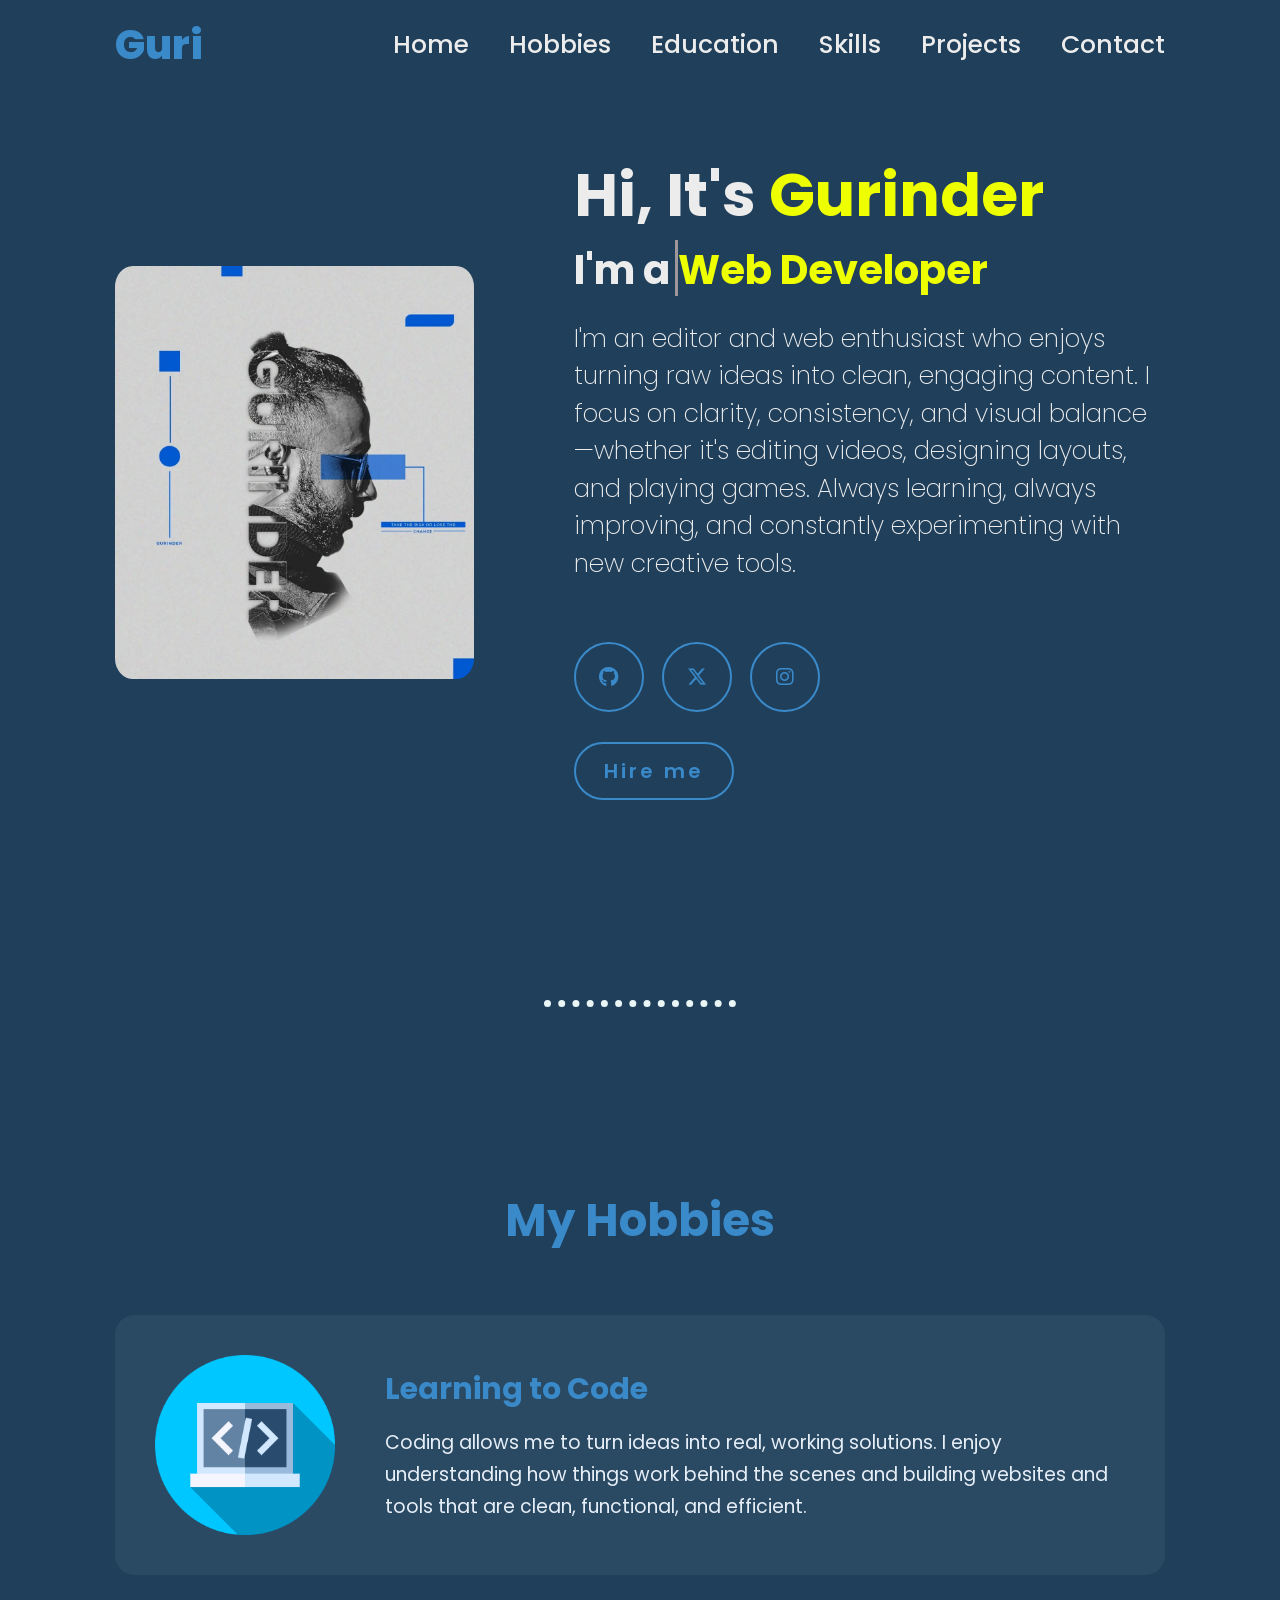
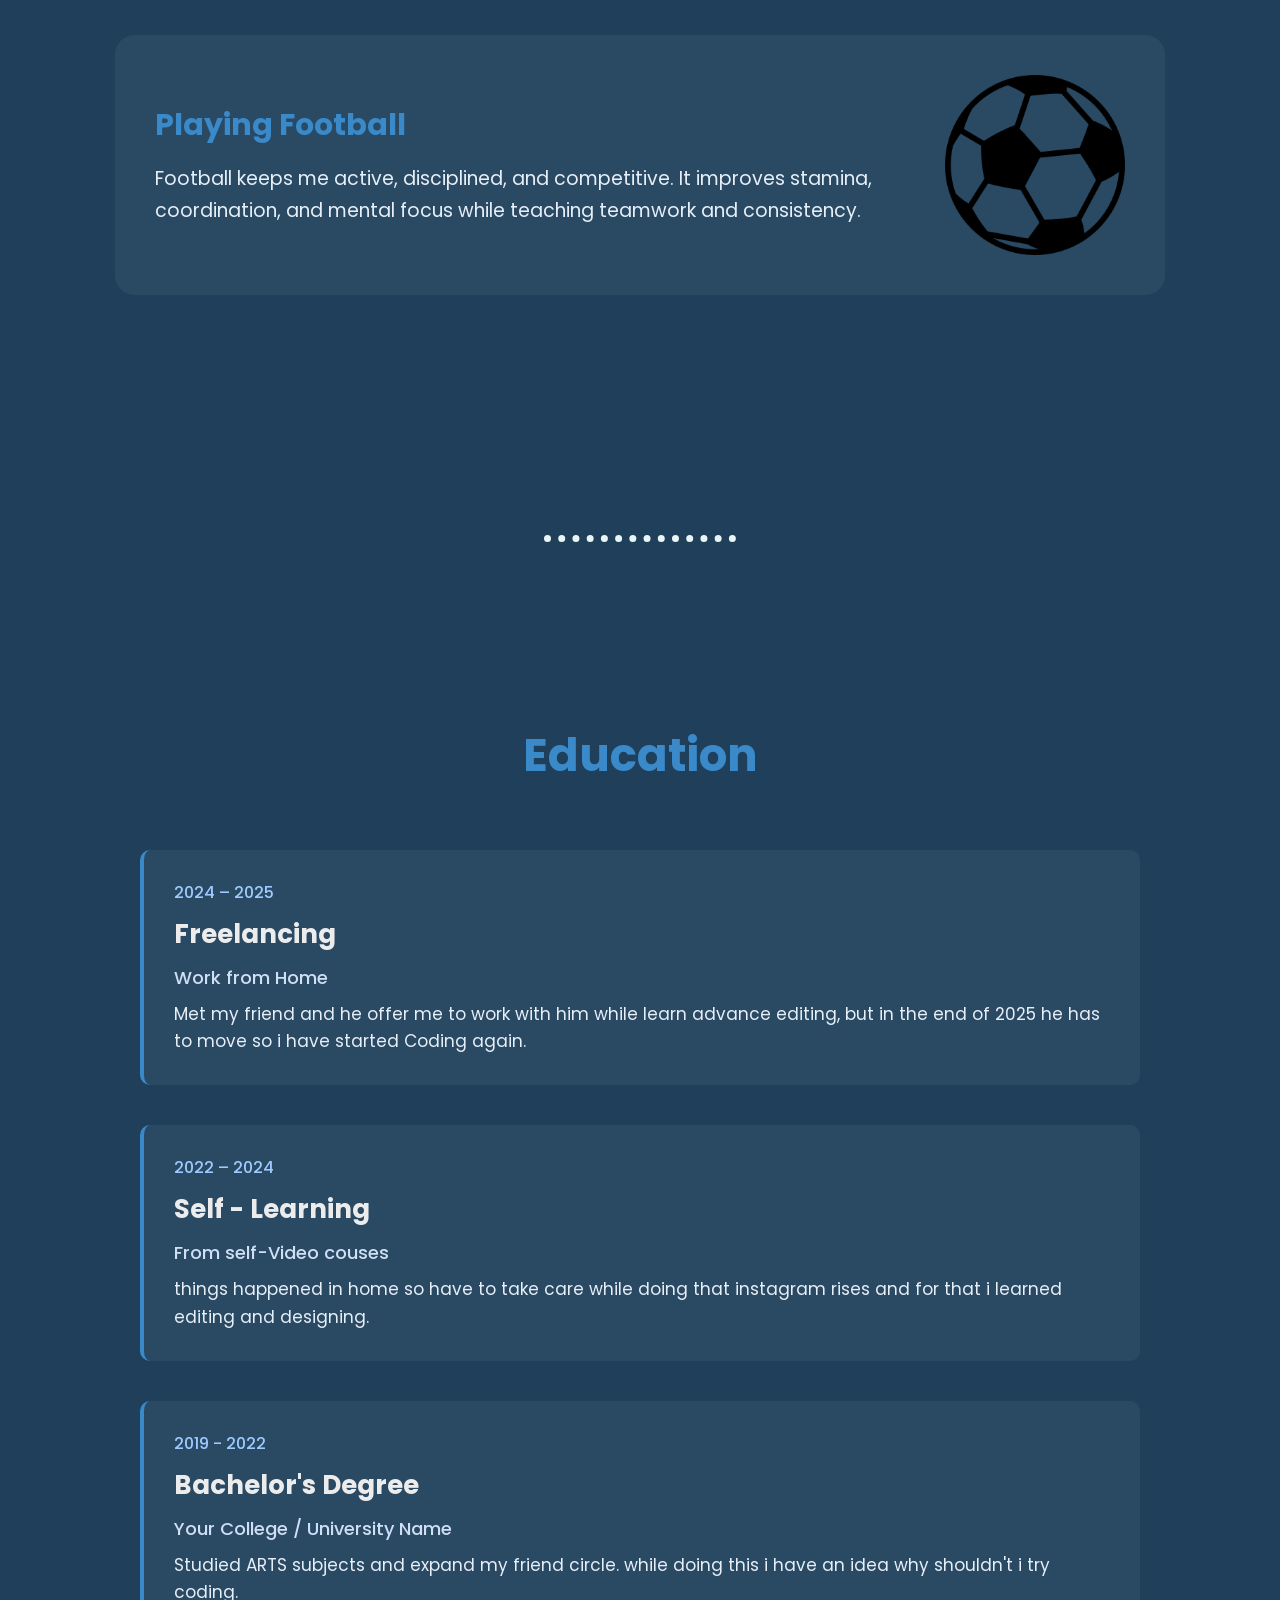
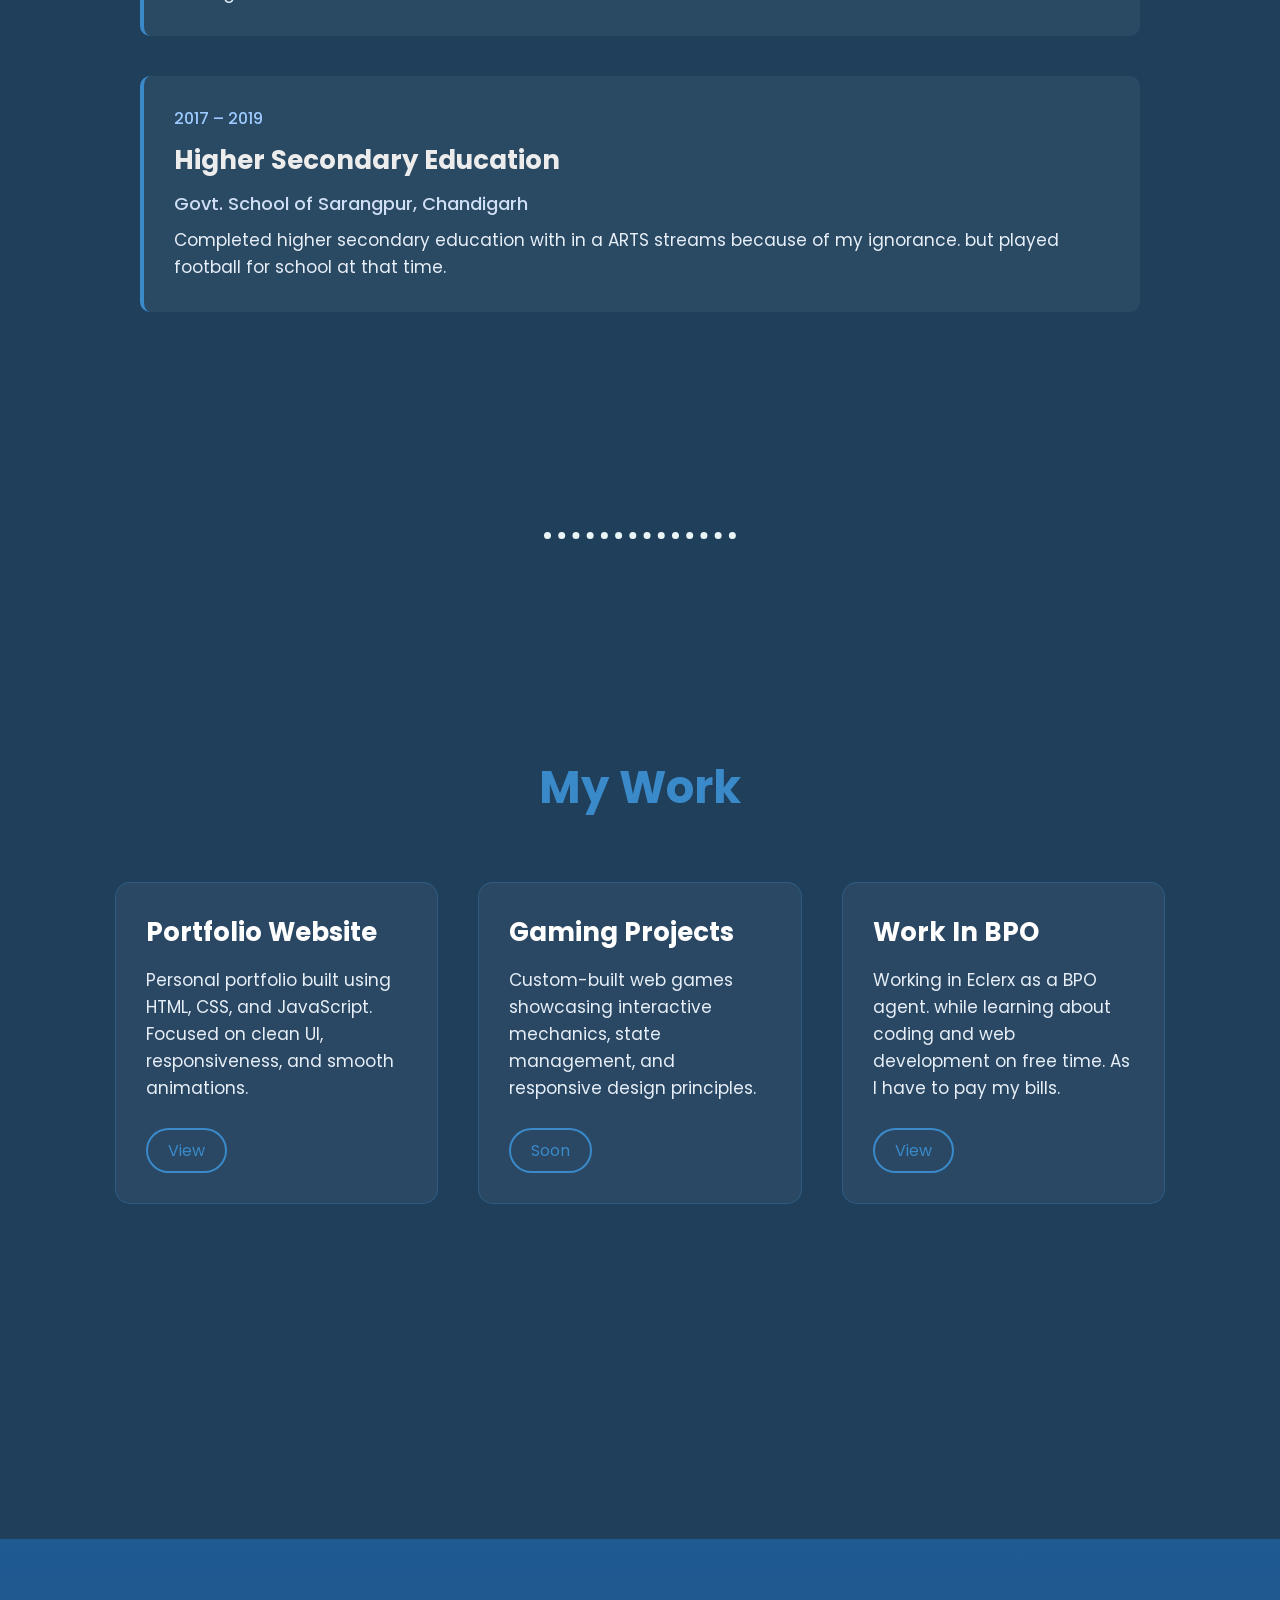
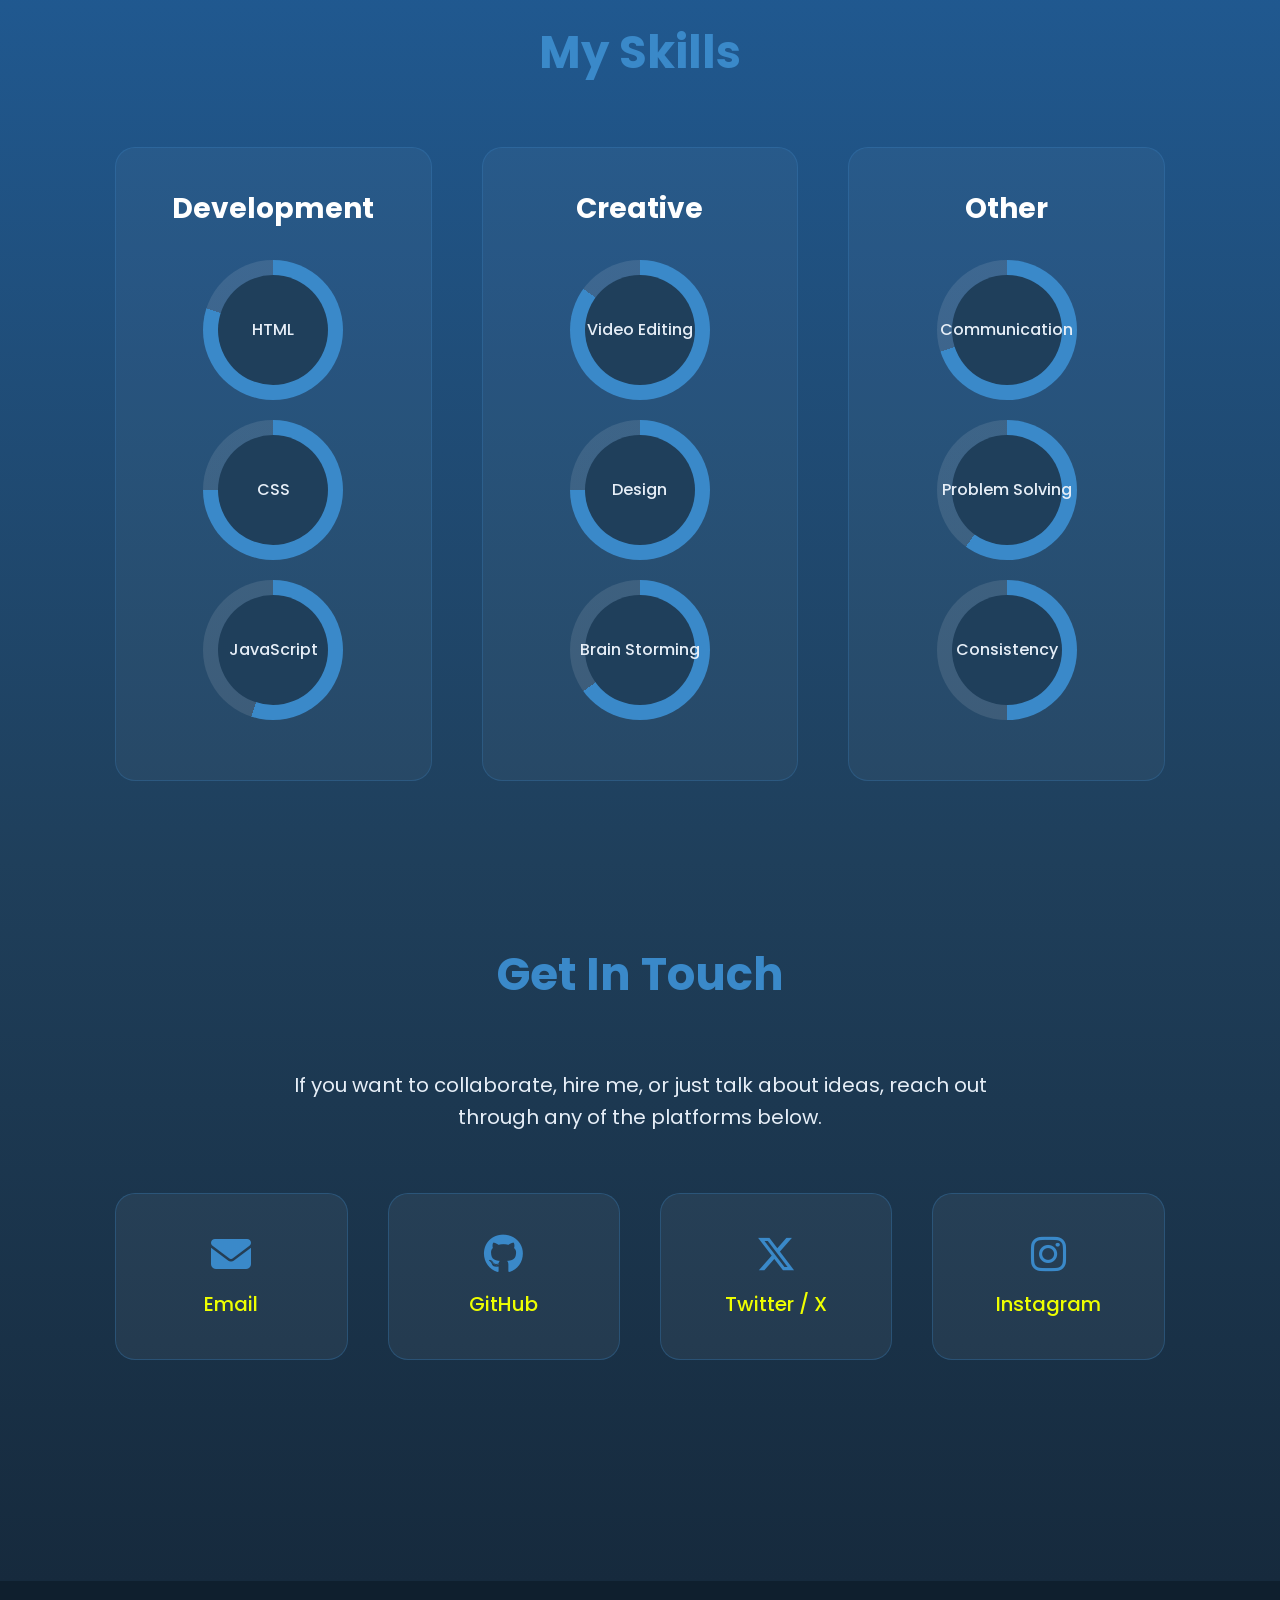
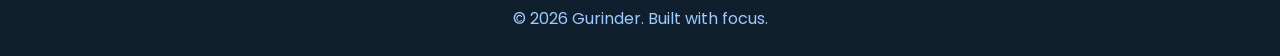
<file: index.html>
<!doctype html>
<html lang="en">
  <head>
    <meta charset="UTF-8" />
    <meta name="viewport" content="width=device-width, initial-scale=1.0" />
    <link rel="stylesheet" href="https://cdnjs.cloudflare.com/ajax/libs/font-awesome/6.5.2/css/all.min.css"/>
    <link rel="icon" href="/images/person-boy-svgrepo-com.svg" sizes="48x48">
    <link rel="stylesheet" href="style.css" />
    <title>Portfolio Website</title>
  </head>

  <body>
    <header class="navbar">
      <div class="logo">Guri</div>
      <i class="fa-solid fa-bars" id="menu-icon"></i>
      <ul  id="nav-links">
        <li><a href="#home"> Home</a></li>
        <li><a href="#hobbies">Hobbies</a></li>
        <li><a href="#education">Education</a></li>
        <li><a href="#skills">Skills</a></li>
        <li><a href="#projects">Projects</a></li>
        <li><a href="#contact">Contact</a></li>
      </ul>
    </header>
    <section id="home" class="home">
      <div class="home-img">
        <img src="./images/profile.jpeg" alt="profile-Img" />
      </div>
      <div class="home-content">
        <h1>Hi, It's <span>Gurinder</span></h1>
        <h3 class="typing-text">I'm a <span></span></h3>
        <p>
          I'm an editor and web enthusiast who enjoys turning raw ideas into
          clean, engaging content. I focus on clarity, consistency, and visual
          balance—whether it's editing videos, designing layouts, and playing
          games. Always learning, always improving, and constantly experimenting
          with new creative tools.
        </p>
        <div class="social-icons">
          <a
            href="https://github.com/rdxwolf?tab=overview&from=2026-01-01&to=2026-01-25"
            ><i class="fa-brands fa-github"></i
          ></a>
          <a href="https://x.com/FAKER_200"
            ><i class="fa-brands fa-x-twitter"></i
          ></a>
          <a
            href="https://www.instagram.com/gurinder__2000?igsh=MTZneXZ6ZW9uZXV5Zw=="
            ><i class="fa-brands fa-instagram"></i
          ></a>
        </div>
        <a href="#" class="btn">Hire me</a>
      </div>
    </section>
<hr class="dot">
<!-- =================================================== Hobbies =========================================================== -->

<section id="hobbies" class="hobbies">
  <div class="section-wrapper">
    <h2 class="section-title">My Hobbies</h2>

    <div class="hobby-card">
      <img src="./images/programming.png" alt="Coding">
      <div class="hobby-content">
        <h3>Learning to Code</h3>
        <p>
          Coding allows me to turn ideas into real, working solutions.
          I enjoy understanding how things work behind the scenes and
          building websites and tools that are clean, functional, and efficient.
        </p>
      </div>
    </div>

    <div class="hobby-card reverse">
      <img src="./images/soccer-ball-variant.png" alt="Football">
      <div class="hobby-content">
        <h3>Playing Football</h3>
        <p>
          Football keeps me active, disciplined, and competitive.
          It improves stamina, coordination, and mental focus while
          teaching teamwork and consistency.
        </p>
      </div>
    </div>
  </div>
</section>

<hr class="dot">
<!-- =================================================== Education =========================================================== -->

    <section id="education" class="education">
      <div class="edu-container">
        <h2 class="section-title">Education</h2>

        <div class="edu-card">
          <span class="edu-year">2024 – 2025</span>
          <h3>Freelancing</h3>
          <p class="edu-place">Work from Home</p>
          <p class="edu-desc">
            Met my friend and he offer me to work with him while learn advance editing, but in the end of 2025 he has to move so i have started Coding again.
          </p>
        </div>

        <div class="edu-card">
          <span class="edu-year">2022 – 2024</span>
          <h3>Self - Learning</h3>
          <p class="edu-place">From self-Video couses</p>
          <p class="edu-desc">
            things happened in home so have to take care while doing that
            instagram rises and for that i learned editing and designing.
          </p>
        </div>

        <div class="edu-card">
          <span class="edu-year">2019 - 2022</span>
          <h3>Bachelor's Degree</h3>
          <p class="edu-place">Your College / University Name</p>
          <p class="edu-desc">
            Studied ARTS subjects and expand my friend circle. while doing this
            i have an idea why shouldn't i try coding.
          </p>
        </div>

        <div class="edu-card">
          <span class="edu-year">2017 – 2019</span>
          <h3>Higher Secondary Education</h3>
          <p class="edu-place">Govt. School of Sarangpur, Chandigarh</p>
          <p class="edu-desc">
            Completed higher secondary education with in a ARTS streams because
            of my ignorance. but played football for school at that time.
          </p>
        </div>
      </div>
    </section>

<hr class="dot">

<!-- =================================================== PROJECTS =========================================================== -->
<section id="projects" class="projects">
  <h2 class="section-title">My Work</h2>

  <div class="projects-grid">

    <div class="project-card">
      <h3>Portfolio Website</h3>
      <p>
        Personal portfolio built using HTML, CSS, and JavaScript.
        Focused on clean UI, responsiveness, and smooth animations.
      </p>
      <div class="project-links">
        <a href="./project.html">View</a>
      </div>
    </div>

    <div class="project-card">
      <h3>Gaming Projects</h3>
      <p>
        Custom-built web games showcasing interactive mechanics, state management, and responsive design principles.
      </p>
      <div class="project-links">
        <a href="#">Soon</a>
      </div>
    </div>

    <div class="project-card">
      <h3>Work In BPO</h3>
      <p>
        Working in Eclerx as a BPO agent. while learning about coding and
            web development on free time. As I have to pay my bills.
      </p>
      <div class="project-links">
        <a href="https://maps.app.goo.gl/LLouMLAFUHifFUCn8?g_st=aw">View</a>
      </div>
    </div>

  </div>
</section>

<!-- =================================================== SKILLS =========================================================== -->

<section id="skills" class="skills-section">
  <h2 class="section-title">My Skills</h2>

  <div class="skills-wrapper">

    <!-- Category -->
    <div class="skill-category">
      <h3>Development</h3>

      <div class="skill-ring" style="--percent: 80%">
        <span>HTML</span>
      </div>

      <div class="skill-ring" style="--percent: 75%">
        <span>CSS</span>
      </div>

      <div class="skill-ring" style="--percent: 55%">
        <span>JavaScript</span>
      </div>
    </div>

    <!-- Category -->
    <div class="skill-category">
      <h3>Creative</h3>

      <div class="skill-ring" style="--percent: 85%">
        <span>Video Editing</span>
      </div>

      <div class="skill-ring" style="--percent: 75%">
        <span>Design</span>
      </div>

      <div class="skill-ring" style="--percent: 65%">
        <span>Brain Storming</span>
      </div>
    </div>

    <!-- Category -->
    <div class="skill-category">
      <h3>Other</h3>

      <div class="skill-ring" style="--percent: 70%">
        <span>Communication</span>
      </div>

      <div class="skill-ring" style="--percent: 60%">
        <span>Problem Solving</span>
      </div>

      <div class="skill-ring" style="--percent: 50%">
        <span>Consistency</span>
      </div>
    </div>

  </div>
</section>

<!-- =================================================== CONTACT =========================================================== -->
<section id="contact" class="contact">
  <h2 class="section-title">Get In Touch</h2>

  <p class="contact-text">
    If you want to collaborate, hire me, or just talk about ideas,
    reach out through any of the platforms below.
  </p>

  <div class="contact-cards">

    <a href="mailto:yourmail@gmail.com" class="contact-card">
      <i class="fa-solid fa-envelope"></i>
      <span>Email</span>
    </a>

    <a href="https://github.com/rdxwolf" target="_blank" class="contact-card">
      <i class="fa-brands fa-github"></i>
      <span>GitHub</span>
    </a>

    <a href="https://x.com/FAKER_200" target="_blank" class="contact-card">
      <i class="fa-brands fa-x-twitter"></i>
      <span>Twitter / X</span>
    </a>

    <a href="https://www.instagram.com/gurinder__2000" target="_blank" class="contact-card">
      <i class="fa-brands fa-instagram"></i>
      <span>Instagram</span>
    </a>

  </div>
</section>

<!-- ================= FOOTER ================= -->
<footer class="footer">
  <p>© 2026 Gurinder. Built with focus.</p>
</footer>

<script src="./script.js"></script>
</body>
</html>
</file>
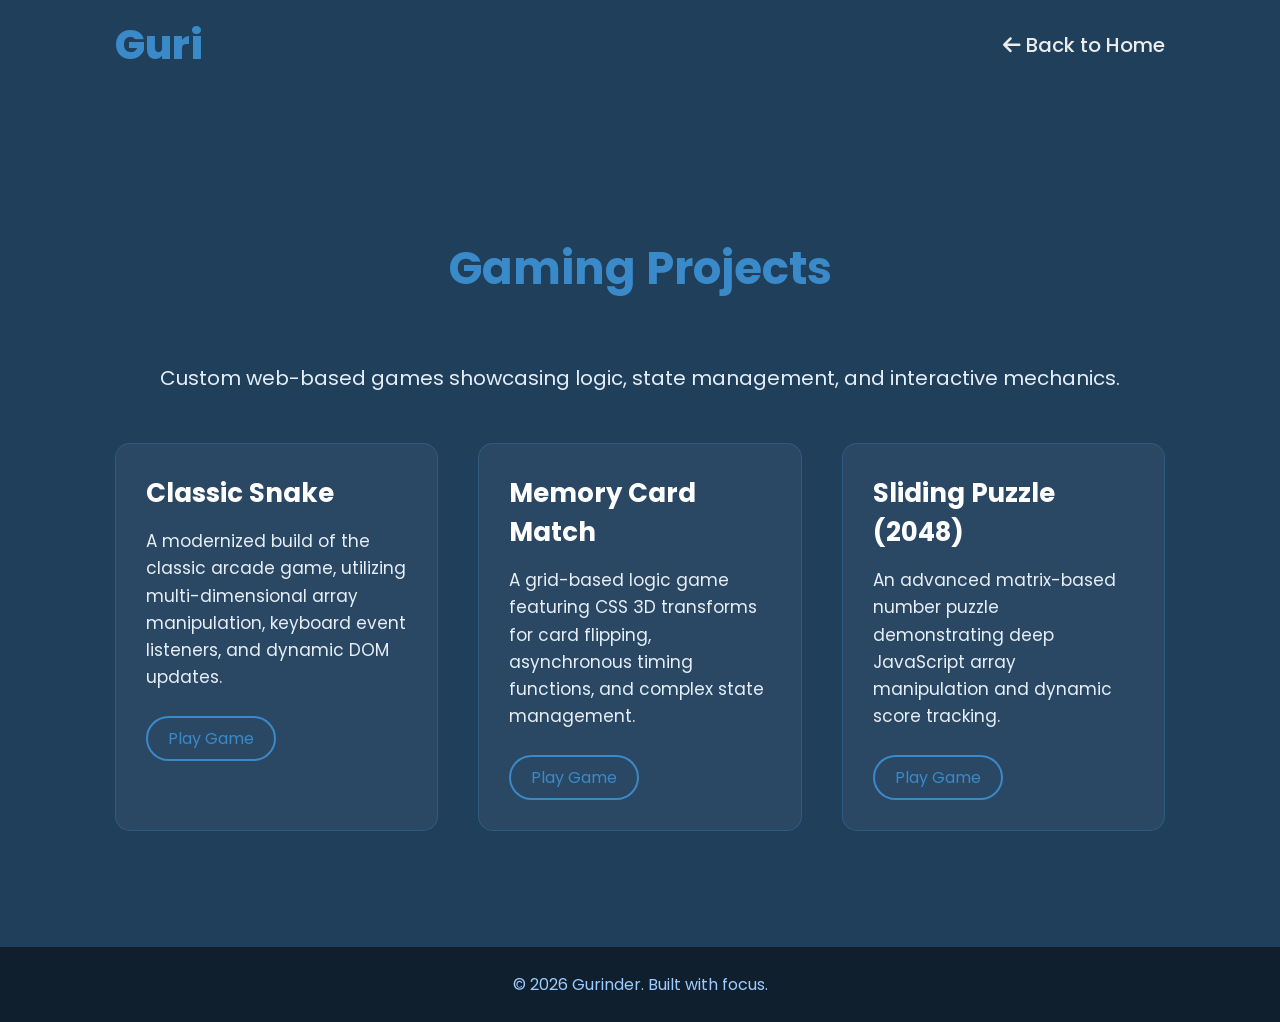
<file: games.html>
<!doctype html>
<html lang="en">
  <head>
    <meta charset="UTF-8" />
    <meta name="viewport" content="width=device-width, initial-scale=1.0" />
    <link rel="stylesheet" href="https://cdnjs.cloudflare.com/ajax/libs/font-awesome/6.5.2/css/all.min.css"/>
    <link rel="icon" href="/images/person-boy-svgrepo-com.svg" sizes="48x48">
    <link rel="stylesheet" href="style.css" />
    <title>Gaming Projects | Gurinder</title>
    <style>
      /* Minor adjustments for the archive header layout */
      .archive-header { margin-top: 12rem; text-align: center; }
      .archive-header p { font-size: 2rem; color: #e6eef7; margin-bottom: 5rem;}
      .back-btn { font-size: 2rem; color: #ececec; transition: 0.3s; }
      .back-btn:hover { color: #3a89c9; }
    </style>
  </head>

  <body>
    <header class="navbar">
      <div class="logo">Guri</div>
      <ul>
        <li><a href="index.html" class="back-btn"><i class="fa-solid fa-arrow-left"></i> Back to Home</a></li>
      </ul>
    </header>

    <section class="projects">
      <div class="archive-header">
        <h2 class="section-title">Gaming Projects</h2>
        <p>Custom web-based games showcasing logic, state management, and interactive mechanics.</p>
      </div>
      
      <div class="projects-grid">
        
        <div class="project-card">
          <h3>Classic Snake</h3>
          <p>A modernized build of the classic arcade game, utilizing multi-dimensional array manipulation, keyboard event listeners, and dynamic DOM updates.</p>
          <div class="project-links">
            <a href="snake/index.html">Play Game</a>
          </div>
        </div>

        <div class="project-card">
          <h3>Memory Card Match</h3>
          <p>A grid-based logic game featuring CSS 3D transforms for card flipping, asynchronous timing functions, and complex state management.</p>
          <div class="project-links">
            <a href="memory-match/index.html">Play Game</a>
          </div>
        </div>

        <div class="project-card">
          <h3>Sliding Puzzle (2048)</h3>
          <p>An advanced matrix-based number puzzle demonstrating deep JavaScript array manipulation and dynamic score tracking.</p>
          <div class="project-links">
            <a href="2048/index.html">Play Game</a>
          </div>
        </div>

      </div>
    </section>

    <footer class="footer">
      <p>© 2026 Gurinder. Built with focus.</p>
    </footer>
  </body>
</html>
</file>
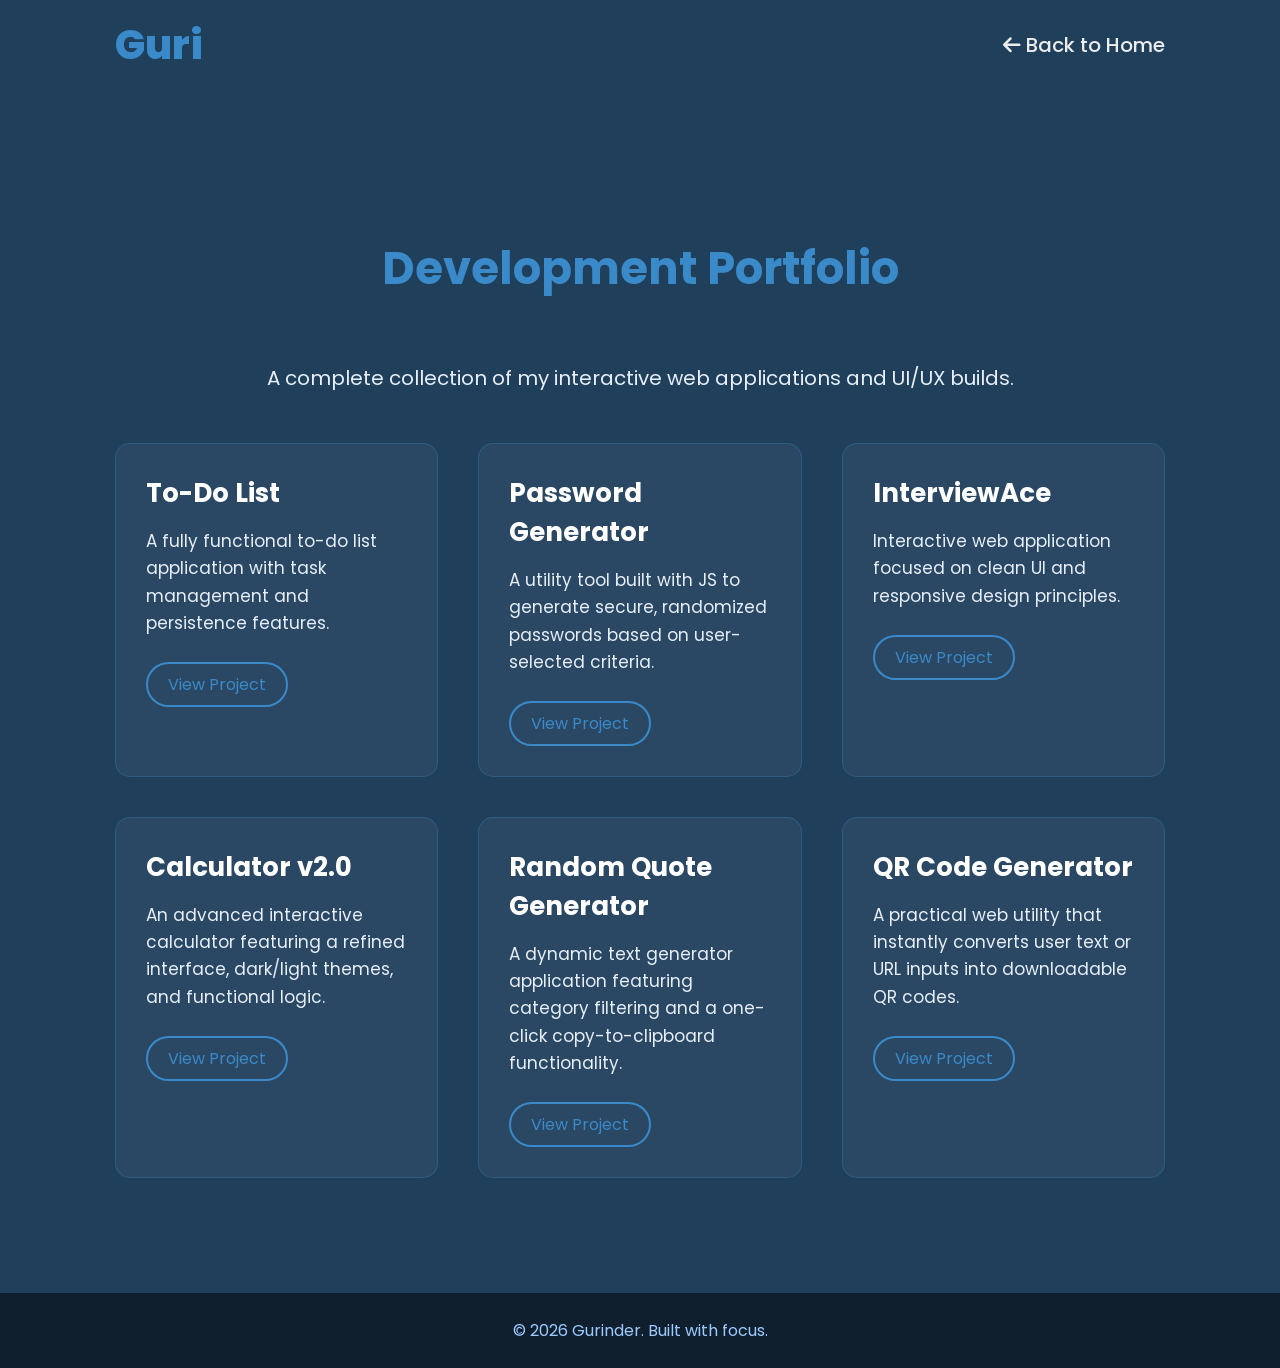
<file: project.html>
<!doctype html>
<html lang="en">
  <head>
    <meta charset="UTF-8" />
    <meta name="viewport" content="width=device-width, initial-scale=1.0" />
    <link rel="stylesheet" href="https://cdnjs.cloudflare.com/ajax/libs/font-awesome/6.5.2/css/all.min.css"/>
    <link rel="icon" href="/images/person-boy-svgrepo-com.svg" sizes="48x48">
    <link rel="stylesheet" href="style.css" />
    <title>Web Projects | Gurinder</title>
    <style>
      /* Minor adjustments for the archive header layout */
      .archive-header { margin-top: 12rem; text-align: center; }
      .archive-header p { font-size: 2rem; color: #e6eef7; margin-bottom: 5rem;}
      .back-btn { font-size: 2rem; color: #ececec; transition: 0.3s; }
      .back-btn:hover { color: #3a89c9; }
    </style>
  </head>

  <body>
    <header class="navbar">
      <div class="logo">Guri</div>
      <ul>
        <li><a href="index.html" class="back-btn"><i class="fa-solid fa-arrow-left"></i> Back to Home</a></li>
      </ul>
    </header>

    <section class="projects">
      <div class="archive-header">
        <h2 class="section-title">Development Portfolio</h2>
        <p>A complete collection of my interactive web applications and UI/UX builds.</p>
      </div>
      
      <div class="projects-grid">
        
        <div class="project-card">
          <h3>To-Do List</h3>
          <p>A fully functional to-do list application with task management and persistence features.</p>
          <div class="project-links">
            <a href="https://rdxwolf.github.io/to-do-list/">View Project</a>
          </div>
        </div>

        <div class="project-card">
          <h3>Password Generator</h3>
          <p>A utility tool built with JS to generate secure, randomized passwords based on user-selected criteria.</p>
          <div class="project-links">
            <a href="https://guripasswordgen.netlify.app/">View Project</a>
          </div>
        </div>

        <div class="project-card">
          <h3>InterviewAce</h3>
          <p>Interactive web application focused on clean UI and responsive design principles.</p>
          <div class="project-links">
            <a href="https://interviewace-ai.netlify.app/">View Project</a>
          </div>
        </div>
        
        <div class="project-card">
          <h3>Calculator v2.0</h3>
          <p>An advanced interactive calculator featuring a refined interface, dark/light themes, and functional logic.</p>
          <div class="project-links">
            <a href="https://rdxwolf.github.io/calculator-V-2.0/">View Project</a>
          </div>
        </div>

        <div class="project-card">
          <h3>Random Quote Generator</h3>
          <p>A dynamic text generator application featuring category filtering and a one-click copy-to-clipboard functionality.</p>
          <div class="project-links">
            <a href="https://rdxwolf.github.io/randomQuoteGen/">View Project</a>
          </div>
        </div>

        <div class="project-card">
          <h3>QR Code Generator</h3>
          <p>A practical web utility that instantly converts user text or URL inputs into downloadable QR codes.</p>
          <div class="project-links">
            <a href="https://rdxwolf.github.io/qr-code-generator/">View Project</a>
          </div>
        </div>

      </div>
    </section>

    <footer class="footer">
      <p>© 2026 Gurinder. Built with focus.</p>
    </footer>
  </body>
</html>
</file>
<file: style.css>
@import url('https://fonts.googleapis.com/css2?family=Poppins:wght@100;200;300;400;500;600&display=swap');

* {
    margin: 0;
    padding: 0;
    box-sizing: border-box;
    text-decoration: none;
    border: none;
    outline: none;
    font-family: 'Poppins', sans-serif;
}

html {
    font-size: 62.5%;
}

a, button, input, textarea {
  cursor: url('images/circle-cursor.svg') 10 10, auto;
}


body {
    width: 100%;
    min-height: 100vh;
    overflow-x: hidden;
    background: #1f3f5b;
    color: rgb(236, 236, 236);
    cursor: url('images/circle-cursor.svg') 10 10, auto;
}

.dot {
    border-style: none;
    border-top-style: dotted;
    color: #EAF6F6;
    width: 15%;
    border-width: 7px;
    margin: 100px auto;
}

/* ================= HEADER ================= */

.logo {
    font-size: 4rem;
    color: #3a89c9;
    font-weight: 800;
    cursor: none;
    cursor: url('images/circle-cursor.svg') 10 10, auto;
    transition: transform 0.3s ease;
}

.logo:hover {
    transform: scale(1.1);
}

header {
    position: fixed;
    top: 0;
    left: 0;
    width: 100%;
    padding: 1.5rem 9%;
    display: flex;
    justify-content: space-between;
    align-items: center;
    z-index: 9999;
    background-color: #1f3f5b;
}

header ul {
    display: flex;
}

header ul li {
    list-style: none;
}

header ul a {
    font-size: 2.5rem;
    color: rgb(236, 236, 236);
    margin-left: 4rem;
    font-weight: 500;
    transition: 0.3s ease;
    border-bottom: 3px transparent;
}

#menu-icon {
    font-size: 3.5rem;
    color: #3a89c9;
    display: none;
}

ul a:hover,
ul a.active {
    color: #3a89c9;
    border-bottom: 3px #3a89c9;
}

/* ================= SECTIONS ================= */
section {
    min-height: 100vh;
    padding: 10rem 9% 5rem;
}

.home {
    display: flex;
    align-items: center;
    justify-content: center;
    background-color: #1f3f5b;
    gap: 10rem;
}

/* ================= TEXT ================= */
.home-content {
    max-width: 800px;
}

.home-content h1 {
    font-size: clamp(3.5rem, 5vw, 6rem);
    font-weight: 700;
    line-height: 1.5;
}

span {
    color: #eeff00;
}

.home-content h3 {
    font-size: clamp(2.2rem, 4vw, 4rem);
    margin-bottom: 1rem;
    font-weight: 700;
}

.home-content p {
    font-size: 2.5rem;
    padding-top: 1rem;
    font-weight: 200;
    line-height: 1.5;
    margin-bottom: 3rem;
}

/* ================= IMAGE ================= */
.home-img img {
    width: min(28vw);
    border-radius: 5%;
    transition: transform 0.3s ease;
}

.home-img img:hover {
    transform: scale(1.05);
}

/* ================= SOCIAL ================= */
.social-icons a {
    display: inline-flex;
    justify-content: center;
    align-items: center;
    width: 7rem;
    height: 7rem;
    border: 0.2rem solid #3a89c9;
    font-size: 2rem;
    border-radius: 50%;
    margin: 3rem 1.5rem 3rem 0;
    transition: 0.3s ease;
    color: #3a89c9;
}

.social-icons a:hover {
    color: black;
    transform: scale(1.2) translateY(-4px);
    background-color: #3a89c9;
    box-shadow: 0 0 25px #3a89c9;
}

/* ================= BUTTON ================= */
.btn {
    display: inline-block;
    padding: 1.2rem 2.8rem;
    border-radius: 4rem;
    font-size: 2rem;
    color: #3a89c9;
    letter-spacing: 0.3rem;
    font-weight: 600;
    border: 2px solid #3a89c9;
    transition: 0.3s ease;
    cursor: none;
    cursor: url('images/circle-cursor.svg') 10 10, auto;

}

.btn:hover {
    background-color: #3a89c9;
    color: black;
    box-shadow: 0 0 25px #3a89c9;
    transform: scale(1.1);
}

/* ================= TYPING ================= */
.typing-text {
    font-size: 3.4rem;
    font-weight: 600;
}

.typing-text span {
    position: relative;
}

.typing-text span::before {
    content: "Web Developer";
    color: #eeff00;
    animation: words 20s infinite;
}

.typing-text span::after {
    content: "";
    position: absolute;
    width: calc(100% + 8px);
    height: 100%;
    border-left: 3px solid #9f969c;
    right: -8px;
    animation: cursor 0.6s infinite;
}

@keyframes cursor {
    to {
        border-left: 3px solid #3a89c9;
    }
}

@keyframes words {

    0%,
    20% {
        content: "Web Developer";
    }

    21%,
    40% {
        content: "Editor";
    }

    41%,
    60% {
        content: "Web Designer";
    }

    61%,
    80% {
        content: "Gamer";
    }

    81%,
    100% {
        content: "Football lover";
    }
}

/* ================= HOBBIES ================= */

.hobbies {
    min-height: 100vh;
    padding: 8rem 9%;
    background: transparent;
}

.section-wrapper {
    max-width: 1100px;
    margin: 0 auto;
}

.section-title {
    font-size: 4.5rem;
    text-align: center;
    color: #3a89c9;
    margin-bottom: 6rem;
}

/* Hobby card layout */
.hobby-card {
    display: flex;
    align-items: center;
    gap: 5rem;
    margin-bottom: 6rem;
    background: rgba(255, 255, 255, 0.05);
    padding: 4rem;
    border-radius: 2rem;
    transition: transform 0.3s ease, box-shadow 0.3s ease;
}

.hobby-card:hover {
    transform: translateY(-6px);
    box-shadow: 0 0 25px rgba(58, 137, 201, 0.35);
}

/* Reverse layout for alternating cards */
.hobby-card.reverse {
    flex-direction: row-reverse;
}

/* Images */
.hobby-card img {
    width: 180px;
    max-width: 100%;
    transition: transform 0.3s ease;
}

.hobby-card:hover img {
    transform: scale(1.05);
}

/* Text content */
.hobby-content h3 {
    font-size: 3rem;
    color: #3a89c9;
    margin-bottom: 1.5rem;
}

.hobby-content p {
    font-size: 1.9rem;
    line-height: 1.7;
    color: #e6eef7;
}


/* ================= EDUCATION ================= */
.education {
    min-height: 100vh;
    padding: 8rem 9%;
    background-color: #1f3f5b;
}

.edu-container {
    max-width: 1000px;
    margin: 0 auto;
}

.section-title {
    font-size: 4.5rem;
    text-align: center;
    color: #3a89c9;
    margin-bottom: 6rem;
}

.edu-card {
    background: rgba(255, 255, 255, 0.05);
    border-left: 4px solid #3a89c9;
    padding: 3rem;
    margin-bottom: 4rem;
    border-radius: 1rem;
    transition: transform 0.3s ease, box-shadow 0.3s ease;
}

.edu-card:hover {
    transform: translateY(-5px);
    box-shadow: 0 0 25px rgba(58, 137, 201, 0.3);
}

.edu-year {
    font-size: 1.6rem;
    color: #9ecbff;
    font-weight: 500;
}

.edu-card h3 {
    font-size: 2.6rem;
    margin: 1rem 0;
}

.edu-place {
    font-size: 1.8rem;
    font-weight: 500;
    color: #cfdff5;
}

.edu-desc {
    font-size: 1.7rem;
    line-height: 1.6;
    margin-top: 1rem;
    color: #e6eef7;
}

/* ================= PROJECTS ================= */
.projects {
    min-height: 100vh;
    padding: 9%;
    background-color: #1f3f5b;
}

.projects .section-title {
    font-size: 4.5rem;
    text-align: center;
    color: #3a89c9;
    margin-bottom: 6rem;
}

.projects-grid {
    display: grid;
    grid-template-columns: repeat(auto-fit, minmax(280px, 1fr));
    gap: 4rem;
}

.project-card {
    background: rgba(255, 255, 255, 0.05);
    padding: 3rem;
    border-radius: 1.5rem;
    border: 1px solid rgba(58, 137, 201, 0.3);
    transition: transform 0.3s ease, box-shadow 0.3s ease;
}

.project-card:hover {
    transform: translateY(-8px);
    box-shadow: 0 0 25px rgba(58, 137, 201, 0.35);
}

.project-card h3 {
    font-size: 2.6rem;
    color: #ffffff;
    margin-bottom: 1.5rem;
}

.project-card p {
    font-size: 1.7rem;
    line-height: 1.6;
    color: #e6eef7;
    margin-bottom: 2.5rem;
}

.project-links {
    display: flex;
    gap: 2rem;
}

.project-links a {
    font-size: 1.6rem;
    padding: 0.8rem 2rem;
    border-radius: 3rem;
    border: 2px solid #3a89c9;
    color: #3a89c9;
    transition: 0.3s ease;
}

.project-links a:hover {
    background-color: #3a89c9;
    color: #000;
}



/* ================= SKILLS ================= */
.skills-section {
    min-height: 100vh;
    padding: 8rem 9%;
    background: linear-gradient(to bottom,
            #205a93,
            #1f3f5b);
}

.skills-section .section-title {
    text-align: center;
    font-size: 4.5rem;
    color: #3a89c9;
    margin-bottom: 6rem;
}

.skills-wrapper {
    display: grid;
    grid-template-columns: repeat(auto-fit, minmax(260px, 1fr));
    gap: 5rem;
}

.skill-category {
    background: rgba(255, 255, 255, 0.04);
    padding: 4rem 2rem;
    border-radius: 2rem;
    text-align: center;
    border: 1px solid rgba(58, 137, 201, 0.25);
}

.skill-category h3 {
    font-size: 2.8rem;
    margin-bottom: 3rem;
    color: #ffffff;
}

/* ===== Skills ===== */
.skill-ring {
    width: 140px;
    height: 140px;
    margin: 2rem auto;
    border-radius: 50%;
    background:
        conic-gradient(#3a89c9 var(--percent),
            rgba(255, 255, 255, 0.1) 0);
    display: flex;
    align-items: center;
    justify-content: center;
    position: relative;
    transition: transform 0.3s ease, box-shadow 0.3s ease;
}

.skill-ring::before {
    content: "";
    width: 110px;
    height: 110px;
    background-color: #1f3f5b;
    border-radius: 50%;
    position: absolute;
}

.skill-ring span {
    position: relative;
    z-index: 1;
    font-size: 1.6rem;
    text-align: center;
    color: #e6eef7;
    font-weight: 500;
}

.skill-ring:hover {
    transform: scale(1.1);
    box-shadow: 0 0 25px rgba(58, 137, 201, 0.4);
}


/* ================= CONTACT ================= */
.contact {
    min-height: 80vh;
    padding: 8rem 9%;
    background: linear-gradient(
        to bottom,
        #1f3f5b,
        #162a3d
    );
    text-align: center;
}

.contact-text {
    font-size: 2rem;
    max-width: 700px;
    margin: 2rem auto 6rem;
    color: #e6eef7;
    line-height: 1.6;
}

.contact-cards {
    display: grid;
    grid-template-columns: repeat(auto-fit, minmax(220px, 1fr));
    gap: 4rem;
}

.contact-card {
    background: rgba(255,255,255,0.05);
    padding: 4rem 2rem;
    border-radius: 2rem;
    text-decoration: none;
    color: #ffffff;
    border: 1px solid rgba(58,137,201,0.3);
    transition: transform 0.3s ease, box-shadow 0.3s ease;
}

.contact-card i {
    font-size: 4rem;
    color: #3a89c9;
    margin-bottom: 1.5rem;
}

.contact-card span {
    display: block;
    font-size: 2rem;
    font-weight: 500;
}

.contact-card:hover {
    transform: translateY(-8px);
    box-shadow: 0 0 30px rgba(58,137,201,0.4);
}


/* ================= FOOTER ================= */
.footer {
    background-color: #0f1f2e;
    padding: 2.5rem 9%;
    text-align: center;
}

.footer p {
    font-size: 1.6rem;
    color: #9ecbff;
}

/* ================= RESPONSIVENESS ================= */

/* ---------- Large laptops & small desktops ---------- */
@media (max-width: 1200px) {
  section {
    padding: 7rem 7%;
  }

  .home {
    gap: 6rem;
  }

  .home-img img {
    width: 35vw;
  }
}

/* ---------- Tablets & iPads ---------- */
@media (max-width: 992px) {
    #menu-icon {
    display: block;
  }

  header ul {
    position: absolute;
    top: 100%;
    left: 0;
    width: 100%;
    background-color: #1f3f5b;
    flex-direction: column;
    text-align: center;
    border-top: 2px solid #3a89c9;
    display: none;
    z-index: 9999;
  }

  header ul.active {
    display: flex; 
  }

  header ul a {
    display: block;
    margin: 2.5rem 0;
    font-size: 3rem;
  }

  html {
    font-size: 58%;
  }

  .home {
    flex-direction: column;
    text-align: center;
    gap: 4rem;
  }

  .social-icons {
    justify-content: center;
  }

  .hobby-card,
  .hobby-card.reverse {
    flex-direction: column;
    text-align: center;
  }

  .hobby-card img {
    width: 160px;
  }

  .projects-grid,
  .skills-wrapper,
  .contact-cards {
    grid-template-columns: repeat(2, 1fr);
  }
}

/* ---------- Mobile devices ---------- */
@media (max-width: 600px) {
  html {
    font-size: 52%;
  }

  section {
    padding: 6rem 5%;
  }

  .home-img img {
    width: 70vw;
  }

  .projects-grid,
  .skills-wrapper,
  .contact-cards {
    grid-template-columns: 1fr;
  }

  .skill-ring {
    width: 120px;
    height: 120px;
  }

  .skill-ring::before {
    width: 95px;
    height: 95px;
  }
}
</file>
